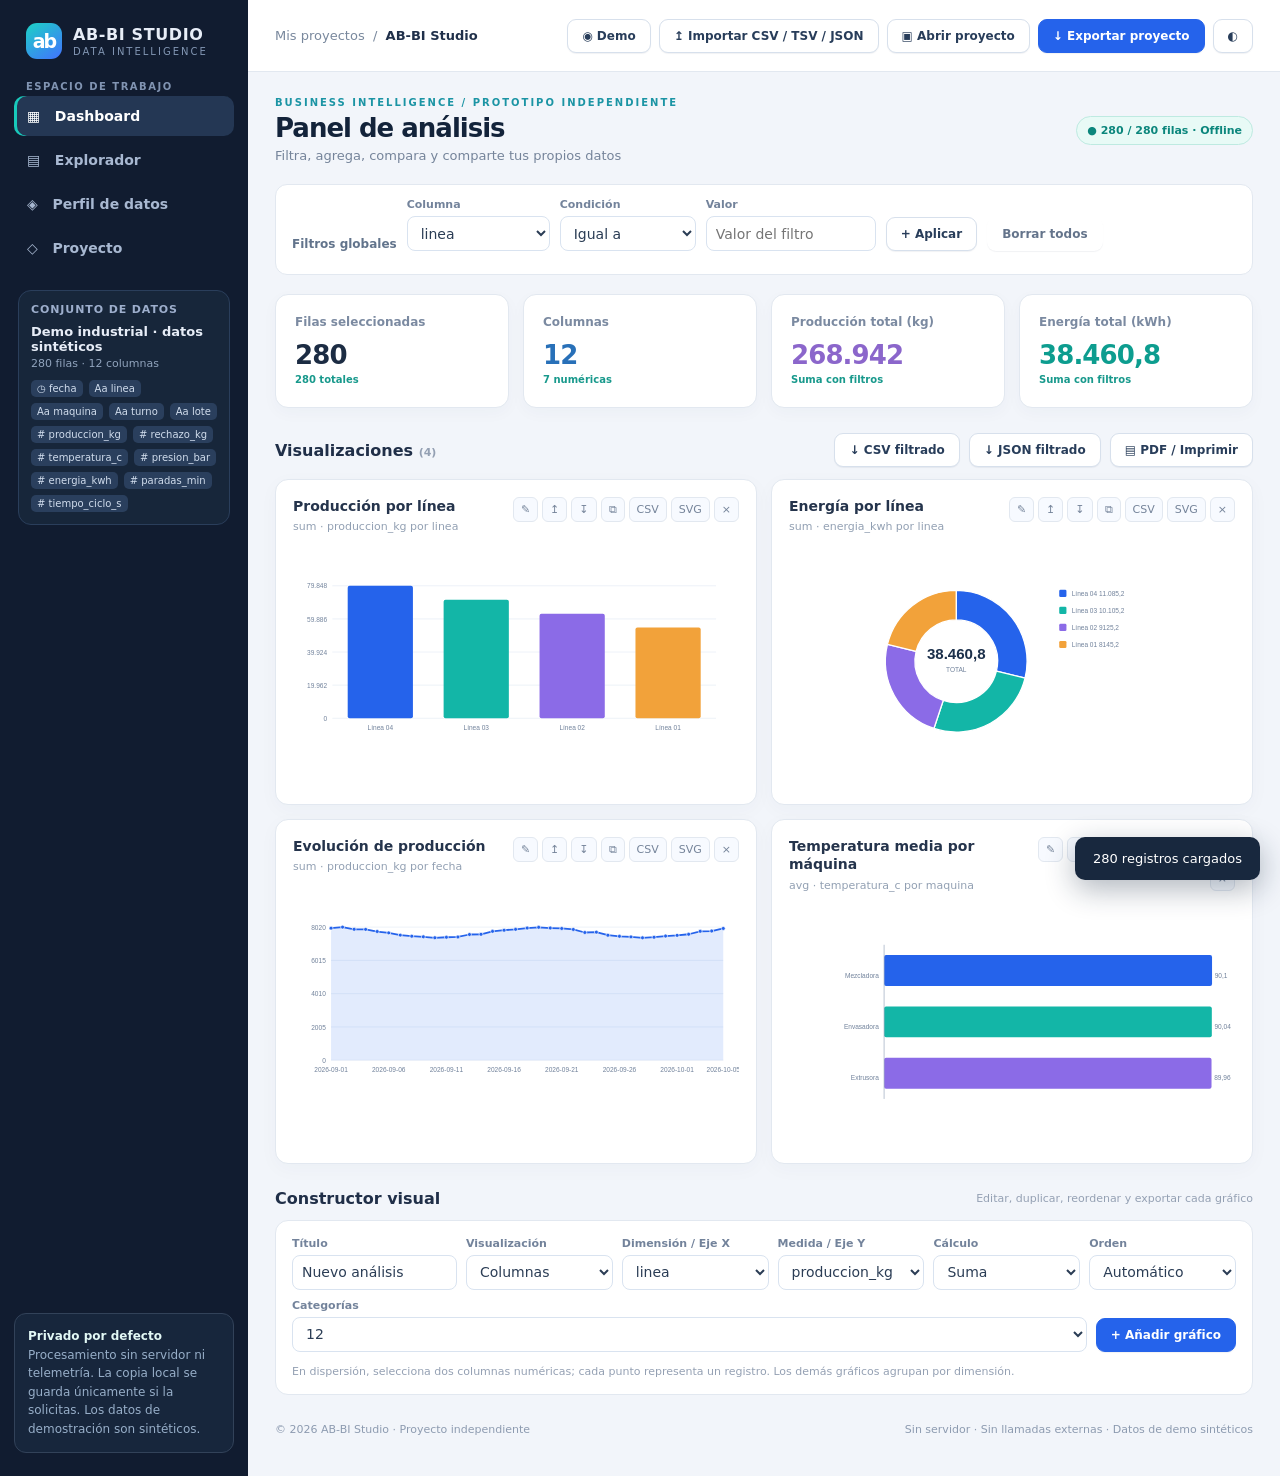
<file: frontend/legacy_v02.html>
<!doctype html>
<html lang="es">
<head>
  <meta charset="utf-8">
  <meta name="viewport" content="width=device-width,initial-scale=1">
  <meta name="theme-color" content="#101d30">
  <meta name="description" content="AB-BI Studio: análisis de datos local, dashboards, perfilado y proyectos portables.">
  <title>AB-BI Studio 0.2 · Business Intelligence local</title>
  <style>

:root{font-family:Inter,ui-sans-serif,system-ui,-apple-system,'Segoe UI',Roboto,Arial,sans-serif;color:#202b40;background:#f2f5fa;--navy:#111c30;--navy2:#192940;--blue:#2563eb;--aqua:#14b8a6;--purple:#806ae7;--line:#e2e8f0;--muted:#64748b;--bg:#f2f5fa}
*{box-sizing:border-box}body{margin:0;font-size:14px}button,input,select{font:inherit}button{cursor:pointer}button:disabled{opacity:.5;cursor:not-allowed}a{color:inherit}.layout{display:grid;grid-template-columns:248px minmax(0,1fr);min-height:100vh}
.sidebar{background:var(--navy);color:#e7edf7;padding:23px 14px;display:flex;flex-direction:column;gap:22px}.brand{padding:0 12px;display:flex;gap:11px;align-items:center}.brand-logo{width:36px;height:36px;display:grid;place-items:center;border-radius:11px;background:linear-gradient(145deg,#1cd2c5,#4272ff);color:#fff;font-size:19px;font-weight:900;letter-spacing:-2px}.brand small{display:block;color:#8397b4;font-size:10px;letter-spacing:2px;margin-top:2px}.brand strong{font-size:16px;letter-spacing:.6px}.nav-title{font-size:10px;letter-spacing:1.5px;text-transform:uppercase;color:#8194b2;font-weight:800;padding:0 12px}.nav-btn{border:0;background:transparent;color:#a8b8d1;width:100%;text-align:left;padding:12px 13px;border-radius:10px;display:flex;align-items:center;gap:11px;font-weight:650;margin-top:4px}.nav-btn:hover,.nav-btn.active{background:#243754;color:#fff}.nav-btn.active{box-shadow:inset 3px 0 #18cabb}.side-note{margin-top:auto;border:1px solid #324259;background:#17263c;border-radius:12px;padding:13px;color:#97aec8;font-size:12px;line-height:1.55}.side-note b{color:#e2f8f5}.data-info{margin:0 4px;background:#17263a;border:1px solid #2a3e5b;border-radius:13px;padding:12px}.side-data-title{font-size:11px;font-weight:700;text-transform:uppercase;letter-spacing:.9px;color:#9daecc}.data-name{font-size:13px;font-weight:750;margin:8px 0 3px;overflow-wrap:anywhere}.data-meta{font-size:11px;color:#91a4bd}.field-list{margin-top:10px;display:flex;gap:6px;flex-wrap:wrap;max-height:160px;overflow:auto}.field-chip{font-size:10px;color:#d1dded;padding:3px 6px;border-radius:5px;background:#2a3f5d}.main{min-width:0}.topbar{height:72px;background:#fff;border-bottom:1px solid var(--line);display:flex;align-items:center;justify-content:space-between;gap:12px;padding:0 27px}.breadcrumbs{font-size:13px;color:#79889d}.breadcrumbs strong{font-weight:750;color:#20304a}.top-actions{display:flex;align-items:center;gap:8px;flex-wrap:wrap}.btn{padding:9px 14px;background:white;color:#283d5a;border:1px solid #d7e0ec;border-radius:9px;font-size:12px;font-weight:750;display:inline-flex;align-items:center;gap:7px;justify-content:center;box-shadow:0 1px 1px #1b2d4910;white-space:nowrap}.btn:hover{border-color:#aebed3;background:#f8fbff}.btn.primary{background:var(--blue);border-color:var(--blue);color:#fff}.btn.primary:hover{background:#1753d1}.btn.ghost{background:transparent;border-color:transparent;color:var(--muted)}.btn.danger{color:#ba314c;border-color:#f3cfd6}.btn.tiny{padding:5px 9px;font-size:11px}.icon{font-size:16px}.file-hidden{display:none}.content{padding:25px 27px 40px;max-width:1700px;margin:0 auto}.page-head{display:flex;justify-content:space-between;align-items:center;gap:14px;margin-bottom:21px;flex-wrap:wrap}.page-head h1{margin:0;font-size:26px;letter-spacing:-1.0px;color:#13233a}.subtitle{margin:5px 0 0;color:#75849a;font-size:13px}.eyebrow{font-size:10px;text-transform:uppercase;color:#1b94a4;font-weight:800;letter-spacing:2px;margin-bottom:5px}.pill{font-size:11px;color:#0b867c;background:#e8faf6;border:1px solid #beeae1;border-radius:20px;padding:7px 10px;font-weight:750}.kpis{display:grid;grid-template-columns:repeat(4,minmax(0,1fr));gap:14px;margin:19px 0}.kpi{background:#fff;border:1px solid var(--line);border-radius:13px;padding:18px 19px;box-shadow:0 5px 16px #24385c08;min-height:114px}.kpi small{font-weight:650;color:#7b8aa1;font-size:12px}.kpi strong{font-size:26px;display:block;letter-spacing:-.9px;margin-top:11px;color:#1c2c43}.kpi em{font-style:normal;font-size:10px;color:#18998c;font-weight:750}.kpi:nth-child(2) strong{color:#2870b8}.kpi:nth-child(3) strong{color:#8b66cb}.kpi:nth-child(4) strong{color:#0d9d8f}.section-row{display:flex;justify-content:space-between;align-items:center;gap:12px;flex-wrap:wrap;margin:25px 0 12px}.section-row h2{font-size:16px;margin:0;color:#202f48}.controls{display:flex;align-items:end;flex-wrap:wrap;gap:9px}.field{display:flex;flex-direction:column;gap:5px}.field label{font-size:11px;font-weight:750;color:#73839b}.field select,.field input{height:35px;border:1px solid #d9e3f0;border-radius:8px;background:#fff;padding:0 9px;color:#2b3d55;min-width:118px;max-width:230px}.field input{min-width:165px}.field select:focus,.field input:focus{outline:2px solid #c4ddff;outline-offset:0}.filterbar{display:flex;align-items:end;gap:10px;flex-wrap:wrap;padding:13px 16px;background:#fff;border-radius:12px;border:1px solid var(--line)}.filter-tokens{display:flex;gap:7px;flex-wrap:wrap}.token{display:inline-flex;gap:7px;align-items:center;background:#eaf3ff;color:#1a58a4;padding:7px 9px;border-radius:18px;font-size:11px;font-weight:700}.token button{background:none;border:0;color:inherit;font-weight:850}.charts{display:grid;grid-template-columns:repeat(2,minmax(0,1fr));gap:14px}.chart-card{background:#fff;border:1px solid var(--line);box-shadow:0 5px 19px #20365308;border-radius:13px;min-width:0;padding:17px}.chart-card:hover{box-shadow:0 5px 20px #20365314}.card-head{display:flex;align-items:start;justify-content:space-between;gap:8px}.chart-title{font-weight:800;color:#25344c;line-height:1.3;font-size:14px}.card-sub{color:#92a0b3;font-size:11px;margin-top:5px}.chart-inner{margin-top:9px;min-height:245px;position:relative;overflow:hidden}.chart-inner svg{display:block;width:100%;height:245px;overflow:visible}.chart-card.full{grid-column:1/-1}.chart-actions{display:flex;gap:4px}.chart-actions button{border:0;background:#f4f7fb;border-radius:6px;color:#75849a;padding:5px 8px;font-size:13px}.chart-actions button:hover{background:#e5ebf5;color:#293f5d}.empty{background:white;border:1px dashed #b8c7da;border-radius:15px;padding:40px;text-align:center;color:#789}.builder{background:#fff;border:1px solid var(--line);padding:16px;border-radius:13px}.builder-row{display:flex;gap:9px;align-items:end;flex-wrap:wrap}.builder .field{flex:1 1 124px}.builder .field select,.builder .field input{width:100%;max-width:none}.footer{margin-top:28px;color:#8d9bb0;font-size:11px;display:flex;justify-content:space-between;gap:12px;flex-wrap:wrap}.data-panel{background:#fff;border:1px solid var(--line);border-radius:13px;overflow:hidden}.panel-header{padding:15px;display:flex;justify-content:space-between;gap:10px;align-items:center;flex-wrap:wrap;border-bottom:1px solid var(--line)}.table-scroll{overflow:auto;max-height:600px}table{border-collapse:collapse;width:100%;font-size:12px}th{color:#61728b;text-align:left;font-size:11px;letter-spacing:.3px;background:#f5f8fc;position:sticky;top:0;z-index:1}th,td{border-bottom:1px solid #e9eef6;padding:11px 13px;white-space:nowrap}tr:hover td{background:#f9fbfe}td{color:#36465c}.pager{padding:12px 15px;display:flex;gap:10px;align-items:center;justify-content:flex-end}.help-card{background:white;border:1px solid var(--line);border-radius:13px;padding:22px;max-width:800px;line-height:1.7;color:#53647b}.help-card h2{color:#1f2f49}.help-card code{background:#eff3fa;padding:2px 5px;border-radius:4px}.hint{color:#94a0b3;font-size:11px}.hidden{display:none!important}.toast{position:fixed;right:20px;bottom:20px;background:#18283e;color:#fff;padding:14px 18px;border-radius:10px;box-shadow:0 9px 30px #13233b55;z-index:10;max-width:330px;font-size:13px}.legend{display:flex;gap:10px;flex-wrap:wrap;justify-content:center;padding:0 7px}.legend-chip{font-size:10px;color:#64758e;display:flex;align-items:center;gap:5px}.legend-chip i{width:9px;height:9px;border-radius:3px;display:inline-block}.chart-table{max-height:238px;overflow:auto}.chart-table td,.chart-table th{padding:8px}.intro{display:grid;gap:10px}.intro-list{display:flex;gap:10px;flex-wrap:wrap}.intro-tag{background:#eef4fd;color:#5171a4;border-radius:7px;padding:6px 8px;font-size:11px;font-weight:700}.toolbar-label{font-size:12px;color:#62748c}.chart-badge{display:inline-block;background:#edf6ff;color:#4780be;border-radius:4px;padding:2px 5px;font-size:10px;font-weight:750;margin-left:6px}
@media(max-width:1130px){.layout{grid-template-columns:190px minmax(0,1fr)}.content{padding:20px}.topbar{padding:0 20px}.kpis{grid-template-columns:repeat(2,minmax(0,1fr))}.charts{grid-template-columns:1fr}.chart-card.full{grid-column:auto}}
@media(max-width:760px){.layout{grid-template-columns:1fr}.sidebar{padding:10px 12px;gap:8px}.brand{padding:4px}.sidebar nav{display:flex;gap:4px}.nav-title,.data-info,.side-note{display:none}.nav-btn{margin:0;padding:9px 10px;font-size:11px;gap:5px}.topbar{padding:13px;min-height:76px;height:auto;flex-wrap:wrap}.breadcrumbs{display:none}.top-actions{gap:5px}.btn{font-size:11px;padding:8px 10px}.content{padding:15px}.page-head h1{font-size:22px}.kpis{gap:8px}.kpi{padding:12px;min-height:95px}.kpi strong{font-size:21px}.builder-row{gap:7px}.charts{gap:9px}.chart-card{padding:12px}}
@media print{.sidebar,.topbar,.builder,.filterbar,.section-row button,.chart-actions,.footer{display:none!important}.layout{display:block}.content{padding:0}.charts{grid-template-columns:1fr 1fr}.chart-card{break-inside:avoid;box-shadow:none}body{background:#fff}}

/* AB-BI 0.2: added views and accessibility improvements. */
:root{--surface:#fff;--ink:#20304a;--sub:#6f8099;--card:#fff;--border:#e1e8f2}
button:focus-visible,input:focus-visible,select:focus-visible{outline:3px solid #6edbd0;outline-offset:2px}
.filterbar{margin-bottom:16px}.filterbar .filter-tokens{width:100%}.filterbar .field input{min-width:145px;width:170px}
.chart-actions{flex-wrap:wrap;justify-content:flex-end;max-width:260px}.chart-actions button{font-size:11px;border:1px solid var(--line);background:#f7faff;padding:5px 7px}
.chart-card.full{grid-column:span 2}.chart-card .chart-inner{height:auto;min-height:245px}
.chart-inner .chart-message{color:#7e8ca1;text-align:center;padding:60px 20px;font-size:13px}
.profile-grid{display:grid;grid-template-columns:repeat(3,minmax(0,1fr));gap:14px}
.profile-card{border:1px solid var(--line);border-radius:13px;padding:17px;background:#fff;min-width:0;box-shadow:0 5px 16px #23375a07}
.profile-card h3{font-size:14px;overflow-wrap:anywhere;margin:0 0 5px;color:#243651}.profile-type{color:#71839b;font-size:11px;margin-bottom:15px}
.profile-row{display:flex;justify-content:space-between;gap:9px;padding:7px 0;border-top:1px solid #eff2f8;font-size:12px}.profile-row b{overflow-wrap:anywhere;text-align:right}.quality{height:7px;background:#e6ecf4;border-radius:10px;overflow:hidden;margin:7px 0 14px}.quality-fill{height:100%;background:#13b7aa;border-radius:10px}
.profile-small{font-size:11px;color:#7c8aa1;line-height:1.7;overflow-wrap:anywhere}
th[data-sort]{cursor:pointer;user-select:none}th[data-sort]:hover{background:#e5ecf8}.kpi{overflow:hidden}.kpi strong{overflow-wrap:anywhere}
#aboutView .controls{margin:16px 0 22px}#builderHint{margin:13px 0 0}.toast{z-index:30}
@media(max-width:1100px){.profile-grid{grid-template-columns:repeat(2,minmax(0,1fr))}}
@media(max-width:760px){.profile-grid{grid-template-columns:1fr}.chart-card.full{grid-column:auto}.top-actions{flex-wrap:wrap}.nav-btn{font-size:11px!important}.sidebar nav{overflow-x:auto}.chart-actions{max-width:200px}.filterbar .field input{width:140px}.chart-inner svg{height:220px}.page-head{margin-bottom:12px}}
@media print{#profileView.hidden,#dataView.hidden,#aboutView.hidden{display:none!important}#dashboardView .kpis{grid-template-columns:repeat(4,minmax(0,1fr))}.chart-card.full{grid-column:span 2}.profile-card{break-inside:avoid}#builderAnchor,#builderHint{display:none!important}}
body.dark{background:#0c1727;color:#e2ecfc;--line:#304259;--bg:#0c1727;--surface:#1c2d44;--card:#1b2c44;--ink:#eaf2ff;--sub:#abbacf}
body.dark .main,body.dark .content{background:#0c1727}body.dark .topbar,body.dark .kpi,body.dark .chart-card,body.dark .builder,body.dark .filterbar,body.dark .data-panel,body.dark .help-card,body.dark .profile-card{background:#192a42;border-color:#30445c;color:#dbe7f7}
body.dark .page-head h1,body.dark .section-row h2,body.dark .chart-title,body.dark .kpi strong,body.dark .profile-card h3,body.dark .help-card h2{color:#f0f6ff}
body.dark .chart-card .card-sub,body.dark .profile-type,body.dark .profile-small,body.dark .toolbar-label,body.dark .hint,body.dark .field label,body.dark .subtitle,body.dark .breadcrumbs{color:#a0b2ca}
body.dark .btn,body.dark input,body.dark select{background:#243954;color:#edf3ff;border-color:#47617e}body.dark .btn.primary{background:#2563eb;color:#fff;border-color:#2563eb}
body.dark th{background:#223954;color:#cbdef6}body.dark td{border-color:#354a63;color:#dbe7f7}body.dark tr:hover td{background:#273d55}body.dark .profile-row{border-color:#334660}body.dark .kpi small{color:#b0c0d5}body.dark .token{background:#25426c;color:#daeaff}

</style>
  
</head>
<body>
<div class="layout">
  <aside class="sidebar">
    <div class="brand"><div class="brand-logo" aria-hidden="true">ab</div><div><strong>AB-BI STUDIO</strong><small>DATA INTELLIGENCE</small></div></div>
    <nav aria-label="Navegación principal">
      <div class="nav-title">Espacio de trabajo</div>
      <button class="nav-btn active" data-view="dashboard">▦ &nbsp; Dashboard</button>
      <button class="nav-btn" data-view="data">▤ &nbsp; Explorador</button>
      <button class="nav-btn" data-view="profile">◈ &nbsp; Perfil de datos</button>
      <button class="nav-btn" data-view="about">◇ &nbsp; Proyecto</button>
    </nav>
    <div class="data-info"><div class="side-data-title">Conjunto de datos</div><div class="data-name" id="sideDataset">—</div><div class="data-meta" id="sideMeta">—</div><div class="field-list" id="sideFields"></div></div>
    <div class="side-note"><b>Privado por defecto</b><div>Procesamiento sin servidor ni telemetría. La copia local se guarda únicamente si la solicitas. Los datos de demostración son sintéticos.</div></div>
  </aside>
  <div class="main">
    <header class="topbar">
      <div class="breadcrumbs">Mis proyectos &nbsp;/&nbsp; <strong>AB-BI Studio</strong></div>
      <div class="top-actions">
        <button class="btn" id="exampleBtn" title="Restablecer ejemplo">◉ Demo</button>
        <button class="btn" id="importBtn">↥ Importar CSV / TSV / JSON</button>
        <button class="btn" id="loadBtn">▣ Abrir proyecto</button>
        <button class="btn primary" id="saveBtn">↓ Exportar proyecto</button>
        <button class="btn" id="themeBtn" title="Alternar tema" aria-label="Alternar tema">◐</button>
        <input type="file" class="file-hidden" id="dataFile" accept=".csv,.tsv,.json,text/csv,application/json">
        <input type="file" class="file-hidden" id="projectFile" accept=".json,.abbi">
      </div>
    </header>
    <main class="content">
      <div class="page-head"><div><div class="eyebrow">Business Intelligence / prototipo independiente</div><h1 id="heading">Panel de análisis</h1><p class="subtitle" id="subtitle">Filtra, agrega, compara y comparte tus propios datos</p></div><span class="pill" id="statusPill">● Versión 0.2 · Offline</span></div>
      <section id="dashboardView">
        <div class="filterbar">
          <span class="toolbar-label"><b>Filtros globales</b></span>
          <div class="field"><label for="filterField">Columna</label><select id="filterField"></select></div>
          <div class="field"><label for="filterOp">Condición</label><select id="filterOp"><option value="eq">Igual a</option><option value="neq">Distinto de</option><option value="contains">Contiene</option><option value="gt">Mayor que</option><option value="gte">Mayor o igual</option><option value="lt">Menor que</option><option value="lte">Menor o igual</option><option value="empty">Está vacío</option><option value="notempty">No está vacío</option></select></div>
          <div class="field" id="filterValueWrap"><label for="filterValue">Valor</label><input id="filterValue" list="filterSuggestions" placeholder="Valor del filtro"><datalist id="filterSuggestions"></datalist></div>
          <button class="btn" id="addFilter">+ Aplicar</button>
          <button class="btn ghost" id="resetFilters">Borrar todos</button>
          <div class="filter-tokens" id="filterTokens" aria-live="polite"></div>
        </div>
        <div class="kpis" id="kpiGrid"></div>
        <div class="section-row"><h2>Visualizaciones <span class="hint" id="chartCount"></span></h2><div class="controls"><button class="btn" id="exportCsvBtn">↓ CSV filtrado</button><button class="btn" id="exportJsonBtn">↓ JSON filtrado</button><button class="btn" id="printBtn">▤ PDF / Imprimir</button></div></div>
        <div class="charts" id="charts"></div>
        <div class="section-row" id="builderAnchor"><h2>Constructor visual</h2><span class="hint">Editar, duplicar, reordenar y exportar cada gráfico</span></div>
        <div class="builder">
          <div class="builder-row">
            <div class="field"><label for="chartTitle">Título</label><input id="chartTitle" value="Nuevo análisis" maxlength="80"></div>
            <div class="field"><label for="chartType">Visualización</label><select id="chartType"><option value="bar">Columnas</option><option value="hbar">Barras</option><option value="line">Línea</option><option value="area">Área</option><option value="donut">Donut</option><option value="scatter">Dispersión</option><option value="table">Tabla</option><option value="kpi">KPI</option></select></div>
            <div class="field"><label for="dimSelect">Dimensión / Eje X</label><select id="dimSelect"></select></div>
            <div class="field"><label for="metricSelect">Medida / Eje Y</label><select id="metricSelect"></select></div>
            <div class="field"><label for="aggSelect">Cálculo</label><select id="aggSelect"><option value="sum">Suma</option><option value="avg">Media</option><option value="count">Recuento</option><option value="min">Mínimo</option><option value="max">Máximo</option></select></div>
            <div class="field"><label for="sortSelect">Orden</label><select id="sortSelect"><option value="auto">Automático</option><option value="label">Categoría ↑</option><option value="desc">Valor ↓</option><option value="asc">Valor ↑</option></select></div>
            <div class="field"><label for="limitSelect">Categorías</label><select id="limitSelect"><option value="8">8</option><option value="12" selected>12</option><option value="20">20</option><option value="40">40</option></select></div>
            <button class="btn primary" id="addChart">+ Añadir gráfico</button>
            <button class="btn hidden" id="cancelEdit">Cancelar edición</button>
          </div>
          <p class="hint" id="builderHint">En dispersión, selecciona dos columnas numéricas; cada punto representa un registro. Los demás gráficos agrupan por dimensión.</p>
        </div>
      </section>
      <section id="dataView" class="hidden">
        <div class="data-panel"><div class="panel-header"><div><b>Explorador de registros</b><div class="hint" id="dataDesc"></div></div><div class="controls"><div class="field"><label for="searchRows">Buscar en registros filtrados</label><input id="searchRows" placeholder="Buscar texto..."></div><button class="btn" id="exportDataBtn">↓ CSV</button></div></div><div class="table-scroll"><table><thead id="dataHead"></thead><tbody id="dataBody"></tbody></table></div><div class="pager"><span class="hint" id="pageInfo"></span><button class="btn tiny" id="prevPage">← Anterior</button><button class="btn tiny" id="nextPage">Siguiente →</button></div></div>
        <div class="section-row"><h2>Crear columna calculada</h2><span class="hint">Operaciones matemáticas, sin ejecutar código de terceros</span></div>
        <div class="builder"><div class="builder-row">
          <div class="field"><label for="calcName">Nueva columna</label><input id="calcName" placeholder="Ej.: eficiencia_pct" maxlength="80"></div>
          <div class="field"><label for="calcLeft">Columna A</label><select id="calcLeft"></select></div>
          <div class="field"><label for="calcOperator">Operación</label><select id="calcOperator"><option value="+">+</option><option value="-">−</option><option value="*">×</option><option value="/">÷</option></select></div>
          <div class="field"><label for="calcRightType">Segundo operando</label><select id="calcRightType"><option value="field">Otra columna</option><option value="constant">Constante</option></select></div>
          <div class="field" id="calcRightFieldWrap"><label for="calcRight">Columna B</label><select id="calcRight"></select></div>
          <div class="field hidden" id="calcConstantWrap"><label for="calcConstant">Constante</label><input id="calcConstant" value="100" inputmode="decimal"></div>
          <button class="btn primary" id="addColumn">+ Calcular columna</button>
        </div><p class="hint">La división por cero y los valores ausentes generan celdas vacías. Las columnas calculadas se incluyen al exportar el proyecto.</p></div>
      </section>
      <section id="profileView" class="hidden">
        <div class="section-row"><h2>Calidad del conjunto de datos</h2><button class="btn" id="exportProfileBtn">↓ Informe JSON</button></div>
        <div class="kpis" id="profileSummary"></div>
        <div class="profile-grid" id="profileCards"></div>
      </section>
      <section id="aboutView" class="hidden">
        <div class="help-card"><h2>AB-BI Studio · versión 0.2</h2><p>Aplicación independiente de análisis de una tabla, ejecutable directamente desde <code>index.html</code>. No envía registros a servicios remotos y no necesita dependencias externas.</p>
        <div class="intro-list"><span class="intro-tag">CSV / TSV / JSON</span><span class="intro-tag">8 visualizaciones</span><span class="intro-tag">9 operadores de filtro</span><span class="intro-tag">Columnas calculadas</span><span class="intro-tag">Perfil de calidad</span><span class="intro-tag">Proyectos .abbi</span><span class="intro-tag">Tema claro / oscuro</span></div>
        <h3>Guardado y privacidad</h3><p>«Exportar proyecto» descarga un archivo <code>.abbi</code> con registros, filtros, columnas calculadas y gráficos. Además puedes guardar y recuperar una copia en el almacenamiento de este navegador; esta segunda opción debe accionarse expresamente. No almacena contraseñas ni cifra los datos.</p>
        <div class="controls"><button class="btn primary" id="saveLocalBtn">Guardar copia en este navegador</button><button class="btn" id="restoreLocalBtn">Recuperar copia local</button><button class="btn danger" id="deleteLocalBtn">Borrar copia local</button></div>
        <h3>Guía rápida</h3><ol><li>Importa un CSV / TSV / JSON o utiliza la demo incluida.</li><li>Aplica filtros y haz clic sobre los gráficos para seleccionar categorías.</li><li>Haz clic en «Editar» de una visualización para modificarla; exporta SVG o CSV desde ella.</li><li>Abre «Explorador» para ordenar registros y crear columnas derivadas.</li><li>Abre «Perfil de datos» para detectar ausencias, categorías y rangos.</li><li>Exporta un proyecto <code>.abbi</code> y recupéralo después desde «Abrir proyecto».</li></ol>
        <h3>Límites y alcance real</h3><p>No abre <code>PBIX</code>, <code>PBIP</code>, <code>XLSX</code>, ni reproduce DAX/Power Query. No hay relaciones entre tablas, autenticación, refresco de orígenes ni conectores industriales. Es un prototipo local; no un sustituto certificado de Power BI. El PDF utiliza la función de imprimir del navegador.</p></div>
      </section>
      <div class="footer"><span>© 2026 AB-BI Studio · Proyecto independiente</span><span>Sin servidor · Sin llamadas externas · Datos de demo sintéticos</span></div>
    </main>
  </div>
</div>
<div id="toast" class="toast hidden" role="status" aria-live="polite"></div>
<script>
/* AB-BI Studio 0.2 | independiente, local y sin dependencias externas. */
'use strict';
const $ = id => document.getElementById(id);
const S = {rows:[],name:'',fields:[],charts:[],filters:[],view:'dashboard',page:0,search:'',sortCol:'',sortDir:1,editing:null,derived:[]};
const TYPES = new Set(['bar','hbar','line','area','donut','scatter','table','kpi']);
const AGGS = new Set(['sum','avg','count','min','max']);
const OPS = new Set(['eq','neq','contains','gt','gte','lt','lte','empty','notempty']);
const COLORS = ['#2563eb','#13b6a7','#8b6be7','#f2a23a','#df6887','#528fc1','#8cab42','#9d79c5','#ec876a','#429490','#719fe1','#cb9d45'];
const fmt = x => x===null||x===undefined||x===''||typeof x==='number'&&!Number.isFinite(x)?'—':typeof x==='number'?new Intl.NumberFormat('es-ES',{maximumFractionDigits:2}).format(x):String(x);
const textNode=(tag,text,cls)=>{let e=document.createElement(tag);if(text!==undefined)e.textContent=String(text);if(cls)e.className=cls;return e};
const svgNode=(tag,attrs={},str)=>{const e=document.createElementNS('http://www.w3.org/2000/svg',tag);Object.entries(attrs).forEach(([k,v])=>e.setAttribute(k,String(v)));if(str!==undefined)e.textContent=String(str);return e};
let sequence=0;const uid=()=>`c${++sequence}-${Math.floor(Math.random()*1e7)}`;
let toastTimer;function notify(msg){const t=$('toast');t.textContent=msg;t.classList.remove('hidden');clearTimeout(toastTimer);toastTimer=setTimeout(()=>t.classList.add('hidden'),3400)}
function fillSelect(select,values,preferred,labels){select.replaceChildren(...values.map((value,i)=>{const o=textNode('option',labels?labels[i]:value);o.value=String(value);return o}));if(preferred!==undefined&&values.includes(preferred))select.value=preferred}
function validName(n){return typeof n==='string'&&n.trim().length>0&&n.length<=120}
function empty(v){return v===null||v===undefined||String(v).trim()===''}
function num(v){if(typeof v==='number')return Number.isFinite(v)?v:NaN;if(typeof v!=='string')return NaN;let x=v.trim().replace(/[\u00a0\u202f ]/g,'');if(!x)return NaN;
  if(/^[+-]?\d{1,3}(?:\.\d{3})+,\d+$/.test(x))x=x.replace(/\./g,'').replace(',','.');
  else if(/^[+-]?\d{1,3}(?:,\d{3})+\.\d+$/.test(x))x=x.replace(/,/g,'');
  else if(/^[+-]?\d+,\d+$/.test(x))x=x.replace(',','.');
  if(!/^[+-]?(?:\d+\.?\d*|\.\d+)(?:[eE][+-]?\d+)?$/.test(x))return NaN;
  const n=Number(x);return Number.isFinite(n)?n:NaN;
}
function typeOfField(rows,key){let count=0,numeric=0,date=0;for(const r of rows.slice(0,600)){const v=r[key];if(empty(v))continue;count++;if(Number.isFinite(num(v)))numeric++;if(typeof v==='string'&&/^\d{4}-\d\d-\d\d(?:[ T].*)?$/.test(v)&&!Number.isNaN(Date.parse(v)))date++}return count&&numeric===count?'number':count&&date===count?'date':'text'}
function inferFields(rows){if(!rows.length)return[];let keys=[];const seen=new Set();for(const r of rows.slice(0,2000)){for(const k of Object.keys(r)){if(!seen.has(k)){seen.add(k);keys.push(k)}}}return keys.map(name=>({name,type:typeOfField(rows,name)}))}
function safeRow(r){if(!r||typeof r!=='object'||Array.isArray(r))throw Error('Cada fila debe ser un objeto JSON.');let o=Object.create(null);for(const [k,v] of Object.entries(r)){const key=String(k).trim().slice(0,120);if(!validName(key))continue;o[key]=v===null||typeof v!=='object'?v:JSON.stringify(v)}return o}
function setData(rows,name){if(!Array.isArray(rows)||!rows.length||rows.length>100000)throw Error('Se requieren entre 1 y 100.000 filas.');const data=rows.map(safeRow);const fields=inferFields(data);if(!fields.length||fields.length>100)throw Error('Se admiten entre 1 y 100 columnas.');S.rows=data;S.name=String(name||'Datos importados').slice(0,150);S.fields=fields;S.filters=[];S.charts=[];S.derived=[];S.page=0;S.search='';S.sortCol='';S.editing=null;$('searchRows').value='';updateSidebar();updateSelectors();renderAll();notify(`${fmt(rows.length)} registros cargados`)}
function updateSidebar(){$('sideDataset').textContent=S.name;$('sideMeta').textContent=`${fmt(S.rows.length)} filas · ${fmt(S.fields.length)} columnas`;$('sideFields').replaceChildren(...S.fields.map(f=>textNode('span',(f.type==='number'?'# ':f.type==='date'?'◷ ':'Aa ')+f.name,'field-chip')))}
function updateSelectors(){const names=S.fields.map(f=>f.name);const numeric=S.fields.filter(f=>f.type==='number').map(f=>f.name);
  const old=$('filterField').value;fillSelect($('filterField'),names,names.includes(old)?old:names.includes('linea')?'linea':names[0]);
  fillSelect($('dimSelect'),names,names.includes('linea')?'linea':names[0]);
  fillSelect($('metricSelect'),['__count__',...numeric],numeric.includes('produccion_kg')?'produccion_kg':numeric[0]||'__count__',['N.º registros',...numeric]);
  fillSelect($('calcLeft'),numeric);fillSelect($('calcRight'),numeric);updateFilterSuggestion();chartFormRules();
}
function updateFilterSuggestion(){const col=$('filterField').value;const values=new Set();for(const r of S.rows){if(values.size>=60)break;const v=r[col];if(!empty(v))values.add(String(v))}let sorted=[...values].sort((a,b)=>a.localeCompare(b,'es',{numeric:true}));$('filterSuggestions').replaceChildren(...sorted.map(v=>{let o=document.createElement('option');o.value=v;return o}))}
function opLabel(op){return ({eq:'=',neq:'≠',contains:'contiene',gt:'>',gte:'≥',lt:'<',lte:'≤',empty:'vacío',notempty:'no vacío'})[op]||op}
function filterPass(r,f){const raw=r[f.col];if(f.op==='empty')return empty(raw);if(f.op==='notempty')return !empty(raw);if(f.op==='contains')return String(raw??'').toLocaleLowerCase('es').includes(String(f.value).toLocaleLowerCase('es'));if(f.op==='eq')return String(raw??'')===f.value;if(f.op==='neq')return String(raw??'')!==f.value;
  let a=num(raw),b=num(f.value);if(!Number.isFinite(a)||!Number.isFinite(b)){if(typeof raw==='string'&&/^\d{4}-\d\d-\d\d/.test(raw)&&/^\d{4}-\d\d-\d\d/.test(f.value)){a=Date.parse(raw);b=Date.parse(f.value)}else return false}if(!Number.isFinite(a)||!Number.isFinite(b))return false;
  if(f.op==='gt')return a>b;if(f.op==='gte')return a>=b;if(f.op==='lt')return a<b;return a<=b;
}
function usableRows(){if(!S.filters.length)return S.rows;return S.rows.filter(r=>S.filters.every(f=>filterPass(r,f)))}
function addFilter(col,op,value){if(!S.fields.some(f=>f.name===col)||!OPS.has(op))return notify('Filtro no válido');if(S.filters.length>=20)return notify('Límite de 20 condiciones');let val=['empty','notempty'].includes(op)?'':String(value??'');if(!['empty','notempty'].includes(op)&&!val.length)return notify('Indica un valor para filtrar');if(S.filters.some(f=>f.col===col&&f.op===op&&f.value===val))return notify('Esa condición ya está aplicada');S.filters.push({col,op,value:val});S.page=0;renderAll()}
function renderFilters(){$('filterTokens').replaceChildren(...S.filters.map((f,i)=>{const c=textNode('span',`${f.col} ${opLabel(f.op)} ${['empty','notempty'].includes(f.op)?'':f.value} `,'token');const b=textNode('button','×');b.type='button';b.title='Quitar condición';b.setAttribute('aria-label','Quitar filtro '+f.col);b.onclick=()=>{S.filters.splice(i,1);S.page=0;renderAll()};c.append(b);return c}))}
function measure(rows,col,agg){if(col==='__count__'||agg==='count')return rows.length;let vals=[];for(const r of rows){const v=num(r[col]);if(Number.isFinite(v))vals.push(v)}if(!vals.length)return null;switch(agg){case 'avg':return vals.reduce((a,b)=>a+b,0)/vals.length;case 'min':return vals.reduce((a,b)=>Math.min(a,b),Infinity);case 'max':return vals.reduce((a,b)=>Math.max(a,b),-Infinity);default:return vals.reduce((a,b)=>a+b,0)}}
function grouped(c,rows){const groups=new Map();for(const r of rows){const label=empty(r[c.dim])?'(vacío)':String(r[c.dim]);let t=groups.get(label);if(!t){t={label,count:0,sum:0,min:Infinity,max:-Infinity,numCount:0};groups.set(label,t)}t.count++;if(c.measure!=='__count__'){const value=num(r[c.measure]);if(Number.isFinite(value)){t.sum+=value;t.numCount++;t.min=Math.min(t.min,value);t.max=Math.max(t.max,value)}}}
  const data=[...groups.values()].map(g=>({label:g.label,count:g.count,value:c.measure==='__count__'||c.agg==='count'?g.count:g.numCount===0?null:c.agg==='avg'?g.sum/g.numCount:c.agg==='min'?g.min:c.agg==='max'?g.max:g.sum}));
  const sort=c.sort==='auto'?(c.type==='line'||c.type==='area'?'label':'desc'):c.sort;
  data.sort(sort==='label'?(a,b)=>a.label.localeCompare(b.label,'es',{numeric:true}):sort==='asc'?(a,b)=>(a.value??Infinity)-(b.value??Infinity):(a,b)=>(b.value??-Infinity)-(a.value??-Infinity));return data.slice(0,c.limit||12);
}
function demo(){const rows=[];const base=Date.UTC(2026,8,1),lines=['Línea 01','Línea 02','Línea 03','Línea 04'],machines=['Mezcladora','Extrusora','Envasadora'],shifts=['Mañana','Tarde'];for(let d=0;d<35;d++)for(let l=0;l<4;l++)for(let sh=0;sh<2;sh++){const q=(d*17+l*11+sh*7)%31,output=Math.round(730+l*120+sh*52+80*Math.sin(d*.35+l)+q*1.7);rows.push({fecha:new Date(base+d*864e5).toISOString().slice(0,10),linea:lines[l],maquina:machines[(l+d)%3],turno:shifts[sh],lote:'LT-'+(2000+d*8+l*2+sh),produccion_kg:output,rechazo_kg:Math.round(output*(.014+.003*l+.001*q)),temperatura_c:Math.round((82+l*5+Math.sin(d/2+l)*4+sh*1.2)*10)/10,presion_bar:Math.round((5.2+l*.6+Math.cos(d/3)*.3)*10)/10,energia_kwh:Math.round((113+l*14+Math.sin(d/4)*7+sh*4)*10)/10,paradas_min:Math.max(0,Math.round(5+l*2+q/3-4*Math.cos(d))),tiempo_ciclo_s:Math.round((35+l*3+sh+Math.cos(d/2))*10)/10})}return rows}
function presets(){return [{title:'Producción por línea',type:'bar',dim:'linea',measure:'produccion_kg',agg:'sum'},{title:'Energía por línea',type:'donut',dim:'linea',measure:'energia_kwh',agg:'sum'},{title:'Evolución de producción',type:'area',dim:'fecha',measure:'produccion_kg',agg:'sum',limit:40},{title:'Temperatura media por máquina',type:'hbar',dim:'maquina',measure:'temperatura_c',agg:'avg'}].map(c=>({id:uid(),limit:12,sort:'auto',...c}))}
function loadDemo(){setData(demo(),'Demo industrial · datos sintéticos');S.charts=presets();renderAll();switchView('dashboard')}
function valueRange(values){let min=Math.min(0,...values.filter(Number.isFinite)),max=Math.max(0,...values.filter(Number.isFinite));if(max===min)max=min+1;return {min,max,span:max-min}}
function txt(svg,x,y,label,attrs={}){svg.append(svgNode('text',{x,y,fill:document.body.classList.contains('dark')?'#acbed5':'#71829b','font-size':11,'font-family':'Arial,sans-serif',...attrs},label))}
function short(s,n){s=String(s);return s.length<=n?s:s.slice(0,n-1)+'…'}
function clickCategory(c,category){addFilter(c.dim,'eq',category);notify(`${c.dim} = ${category}`)}
function makeBar(svg,data,c,horizontal){const W=680,H=280,left=horizontal?145:60,right=35,top=20,bottom=horizontal?25:58,plotH=H-top-bottom,plotW=W-left-right;const r=valueRange(data.map(d=>d.value??0));const xOf=v=>left+(v-r.min)/r.span*plotW,yOf=v=>top+(r.max-v)/r.span*plotH,zeroX=xOf(0),zeroY=yOf(0);
  if(horizontal){let step=plotH/data.length;data.forEach((d,i)=>{const y=top+i*step+step*.20,h=step*.60,v=d.value??0,a=xOf(v),rect=svgNode('rect',{x:Math.min(a,zeroX),y,width:Math.max(1,Math.abs(a-zeroX)),height:h,rx:3,fill:COLORS[i%COLORS.length]});rect.append(svgNode('title',{},`${d.label}: ${fmt(d.value)}`));rect.style.cursor='pointer';rect.addEventListener('click',()=>clickCategory(c,d.label));svg.append(rect);txt(svg,left-8,y+h*.73,short(d.label,20),{'text-anchor':'end','font-size':10});txt(svg,Math.min(W-12,Math.max(left,a)+4),y+h*.73,fmt(d.value),{'font-size':10})});svg.append(svgNode('line',{x1:zeroX,y1:top,x2:zeroX,y2:H-bottom,stroke:'#94a5bb'}))}
  else{for(let i=0;i<=4;i++){const val=r.min+i*r.span/4,y=yOf(val);svg.append(svgNode('line',{x1:left,x2:W-right,y1:y,y2:y,stroke:document.body.classList.contains('dark')?'#394c65':'#e4ebf4'}));txt(svg,left-8,y+4,fmt(val),{'text-anchor':'end','font-size':10})}let step=plotW/data.length;data.forEach((d,i)=>{const v=d.value??0,x=left+i*step+step*.16,w=step*.68,y=yOf(v),rect=svgNode('rect',{x,y:Math.min(y,zeroY),width:w,height:Math.max(1,Math.abs(zeroY-y)),rx:3,fill:COLORS[i%COLORS.length]});rect.append(svgNode('title',{},`${d.label}: ${fmt(d.value)}`));rect.style.cursor='pointer';rect.addEventListener('click',()=>clickCategory(c,d.label));svg.append(rect);if(data.length<=22||i%2===0)txt(svg,x+w/2,H-bottom+18,short(d.label,Math.max(5,Math.floor(step/7))),{'text-anchor':'middle','font-size':10})})}
}
function plotSeries(svg,data,c,area){const W=680,H=280,left=58,right=24,top=22,bottom=55,values=data.map(x=>x.value??0),r=valueRange(values),xOf=i=>left+(W-left-right)*(data.length===1?.5:i/(data.length-1)),yOf=v=>top+(r.max-v)/r.span*(H-top-bottom);
  for(let i=0;i<=4;i++){let val=r.min+r.span*i/4,y=yOf(val);svg.append(svgNode('line',{x1:left,x2:W-right,y1:y,y2:y,stroke:document.body.classList.contains('dark')?'#394c65':'#e4ebf4'}));txt(svg,left-8,y+4,fmt(val),{'text-anchor':'end','font-size':10})}
  const points=data.map((d,i)=>({x:xOf(i),y:yOf(d.value??0),d})),coord=points.map(p=>`${p.x},${p.y}`).join(' ');
  if(area&&points.length>1){const y0=yOf(0);svg.append(svgNode('polygon',{points:`${points[0].x},${y0} ${coord} ${points.at(-1).x},${y0}`,fill:'#2563eb',opacity:.13}))}
  if(points.length>1)svg.append(svgNode('polyline',{points:coord,fill:'none',stroke:'#2563eb','stroke-width':2.7,'stroke-linejoin':'round','stroke-linecap':'round'}));
  const every=Math.max(1,Math.ceil(data.length/8));points.forEach((p,i)=>{const dot=svgNode('circle',{cx:p.x,cy:p.y,r:data.length>20?3:4.5,fill:'#2563eb',stroke:'#fff','stroke-width':1});dot.append(svgNode('title',{},`${p.d.label}: ${fmt(p.d.value)}`));dot.style.cursor='pointer';dot.addEventListener('click',()=>clickCategory(c,p.d.label));svg.append(dot);if(i%every===0||i===points.length-1)txt(svg,p.x,H-bottom+18,short(p.d.label,11),{'text-anchor':'middle','font-size':10})})
}
function polar(cx,cy,r,a){return [cx+r*Math.cos(a),cy+r*Math.sin(a)]}
function arc(cx,cy,r0,r1,a,b){const [a1,a2,a3,a4]=[polar(cx,cy,r1,a),polar(cx,cy,r1,b),polar(cx,cy,r0,b),polar(cx,cy,r0,a)],large=b-a>Math.PI?1:0;return `M${a1} A${r1} ${r1} 0 ${large} 1 ${a2} L${a3} A${r0} ${r0} 0 ${large} 0 ${a4} Z`}
function makeDonut(svg,data,c){const pos=data.map(d=>Math.max(0,d.value??0)),total=pos.reduce((a,b)=>a+b,0);if(total===0)return false;let angle=-Math.PI/2;data.forEach((d,i)=>{const span=pos[i]/total*Math.PI*2;if(span>.0000001){const p=svgNode('path',{d:arc(255,135,63,108,angle,angle+span),fill:COLORS[i%COLORS.length],stroke:document.body.classList.contains('dark')?'#192a42':'#fff','stroke-width':2});p.style.cursor='pointer';p.append(svgNode('title',{},`${d.label}: ${fmt(d.value)} (${fmt(100*pos[i]/total)}%)`));p.addEventListener('click',()=>clickCategory(c,d.label));svg.append(p)}angle+=span});txt(svg,255,132,fmt(total),{'text-anchor':'middle','font-size':23,'font-weight':'bold',fill:document.body.classList.contains('dark')?'#f5f8fc':'#1c304b'});txt(svg,255,151,'TOTAL',{'text-anchor':'middle','font-size':10});data.slice(0,8).forEach((d,i)=>{const y=36+i*26;svg.append(svgNode('rect',{x:412,y:y-10,width:11,height:11,rx:2,fill:COLORS[i%COLORS.length]}));txt(svg,431,y,`${short(d.label,19)}   ${fmt(d.value)}`,{'font-size':10})});return true}
function makeScatter(svg,c,rows){const p=[];for(const r of rows){const x=num(r[c.dim]),y=num(r[c.measure]);if(Number.isFinite(x)&&Number.isFinite(y)){p.push({x,y});if(p.length>=600)break}}if(!p.length)return false;
  const W=680,H=280,left=65,right=24,top=25,bottom=52;const xr=valueRange(p.map(q=>q.x)),yr=valueRange(p.map(q=>q.y));const x=v=>left+(v-xr.min)/xr.span*(W-left-right),y=v=>top+(yr.max-v)/yr.span*(H-top-bottom);
  for(let i=0;i<=4;i++){let yy=top+(H-top-bottom)*i/4,xx=left+(W-left-right)*i/4;svg.append(svgNode('line',{x1:left,y1:yy,x2:W-right,y2:yy,stroke:'#d4deeb','stroke-opacity':.6}));txt(svg,left-8,yy+4,fmt(yr.max-yr.span*i/4),{'text-anchor':'end','font-size':10});txt(svg,xx,H-bottom+17,fmt(xr.min+xr.span*i/4),{'text-anchor':'middle','font-size':10})}
  p.forEach(q=>{const circle=svgNode('circle',{cx:x(q.x),cy:y(q.y),r:3.3,fill:'#2b76e4',opacity:.49});circle.append(svgNode('title',{},`${c.dim}: ${fmt(q.x)} | ${c.measure}: ${fmt(q.y)}`));svg.append(circle)});txt(svg,W/2,H-7,c.dim,{'text-anchor':'middle'});txt(svg,10,14,c.measure,{'font-size':10});return true
}
function getChartData(c,rows){if(c.type==='scatter')return rows.slice();if(c.type==='kpi')return [];return grouped(c,rows)}
function exportChartCsv(c){const rows=usableRows();const data=getChartData(c,rows);let entries=c.type==='scatter'?[ [c.dim,c.measure],...data.map(r=>[r[c.dim],r[c.measure]]) ]:c.type==='kpi'?[[c.measure], [measure(rows,c.measure,c.agg)]]:[[c.dim,`${c.agg} ${c.measure}`,'registros'],...data.map(d=>[d.label,d.value,d.count])];download(`AB_BI_${fileSafe(c.title)}.csv`,csvRows(entries),'text/csv;charset=utf-8')}
function exportChartSvg(card,c){const svg=card.querySelector('svg');if(!svg)return notify('Esta visualización no utiliza SVG');const clone=svg.cloneNode(true);clone.setAttribute('xmlns','http://www.w3.org/2000/svg');clone.setAttribute('width','960');clone.setAttribute('height','395');const source='<?xml version="1.0" encoding="UTF-8"?>\n'+new XMLSerializer().serializeToString(clone);download(`AB_BI_${fileSafe(c.title)}.svg`,source,'image/svg+xml;charset=utf-8')}
function chartAction(c,txtLabel,title,action){const b=textNode('button',txtLabel);b.type='button';b.title=title;b.setAttribute('aria-label',title);b.onclick=action;return b}
function renderChart(c,rows,idx){const card=textNode('article',undefined,'chart-card'+(c.type==='table'?' full':'')),head=textNode('div',undefined,'card-head'),name=textNode('div'),actions=textNode('div',undefined,'chart-actions');name.append(textNode('div',c.title,'chart-title'),textNode('div',c.type==='scatter'?`${c.dim} × ${c.measure}`:c.type==='kpi'?`${c.agg} · ${c.measure}`:`${c.agg} · ${c.measure==='__count__'?'registros':c.measure} por ${c.dim}`,'card-sub'));
  actions.append(
    chartAction(c,'✎','Editar gráfico',()=>editChart(c)),
    chartAction(c,'↥','Subir gráfico',()=>moveChart(idx,-1)),
    chartAction(c,'↧','Bajar gráfico',()=>moveChart(idx,1)),
    chartAction(c,'⧉','Duplicar gráfico',()=>{if(S.charts.length>=40)return notify('Máximo 40 gráficos');S.charts.splice(idx+1,0,{...c,id:uid(),title:short(c.title,65)+' (copia)'});renderAll()}),
    chartAction(c,'CSV','Exportar datos del gráfico',()=>exportChartCsv(c)),
    chartAction(c,'SVG','Exportar visualización SVG',()=>exportChartSvg(card,c)),
    chartAction(c,'×','Eliminar gráfico',()=>{S.charts.splice(idx,1);if(S.editing===c.id)cancelEdit();renderAll()})
  );head.append(name,actions);card.append(head);
  const wrap=textNode('div',undefined,'chart-inner');card.append(wrap);const data=getChartData(c,rows);
  if(!rows.length){wrap.append(textNode('div','No hay registros que cumplan los filtros.','chart-message'));return card}
  if(c.type==='kpi'){const v=measure(rows,c.measure,c.agg);const value=textNode('strong',fmt(v));value.style.cssText='display:block;font-size:52px;text-align:center;padding-top:62px;color:#2563eb;letter-spacing:-1.8px';wrap.style.textAlign='center';wrap.append(value,textNode('p',c.measure==='__count__'?'Registros':c.measure,'hint'));return card}
  if(c.type==='table'){const holder=textNode('div',undefined,'chart-table'),table=document.createElement('table'),tr=document.createElement('tr');for(const h of [c.dim,`${c.agg} ${c.measure}`,'Filas'])tr.append(textNode('th',h));const thead=document.createElement('thead');thead.append(tr);const tbody=document.createElement('tbody');for(const d of data){const row=document.createElement('tr');row.style.cursor='pointer';row.title='Pulsar para aplicar filtro';row.onclick=()=>clickCategory(c,d.label);[d.label,fmt(d.value),fmt(d.count)].forEach(x=>row.append(textNode('td',x)));tbody.append(row)}table.append(thead,tbody);holder.append(table);wrap.append(holder);return card}
  if(c.type!=='scatter'&&!data.length){wrap.append(textNode('div','No existen categorías para el gráfico.','chart-message'));return card}
  const svg=svgNode('svg',{viewBox:'0 0 680 280',role:'img','aria-label':c.title,preserveAspectRatio:'xMidYMid meet'});wrap.append(svg);let ok=true;
  if(c.type==='bar'||c.type==='hbar')makeBar(svg,data,c,c.type==='hbar');else if(c.type==='line'||c.type==='area')plotSeries(svg,data,c,c.type==='area');else if(c.type==='donut')ok=makeDonut(svg,data,c);else if(c.type==='scatter')ok=makeScatter(svg,c,rows);
  if(!ok)wrap.replaceChildren(textNode('div',c.type==='donut'?'El donut necesita valores positivos.':'Se necesitan dos variables numéricas con datos.','chart-message'));return card
}
function moveChart(index,delta){const target=index+delta;if(target<0||target>=S.charts.length)return;[S.charts[index],S.charts[target]]=[S.charts[target],S.charts[index]];renderAll()}
function renderCharts(rows){$('charts').replaceChildren(...S.charts.map((c,i)=>renderChart(c,rows,i)));if(!S.charts.length)$('charts').append(textNode('div','Crea tu primera visualización con el constructor inferior.','empty'));$('chartCount').textContent=`(${S.charts.length})`}
function renderKpis(rows){const numeric=S.fields.filter(f=>f.type==='number').map(f=>f.name),countFiltered=rows.length,firstCol=S.fields[0]?.name;const desc=[['Filas seleccionadas',countFiltered,`${fmt(S.rows.length)} totales`],['Columnas',S.fields.length,`${numeric.length} numéricas`],numeric.includes('produccion_kg')?['Producción total (kg)',measure(rows,'produccion_kg','sum'),'Suma con filtros']:['Filas con datos',rows.filter(r=>S.fields.some(f=>!empty(r[f.name]))).length,'Sin vacías por completo'],numeric.includes('energia_kwh')?['Energía total (kWh)',measure(rows,'energia_kwh','sum'),'Suma con filtros']:['Categorías distintas',new Set(rows.map(r=>String(r[firstCol]))).size,firstCol||'']];$('kpiGrid').replaceChildren(...desc.map(([title,value,note])=>{const box=textNode('div',undefined,'kpi');box.append(textNode('small',title),textNode('strong',fmt(value)),textNode('em',note));return box}))}
function renderAll(){const rows=usableRows();renderFilters();renderKpis(rows);renderCharts(rows);renderData();if(S.view==='profile')renderProfile();$('statusPill').textContent=`● ${fmt(rows.length)} / ${fmt(S.rows.length)} filas · Offline`}
function chartFormRules(){const scatter=$('chartType').value==='scatter';$('aggSelect').disabled=scatter;$('limitSelect').disabled=scatter;$('sortSelect').disabled=scatter;const oldDim=$('dimSelect').value,oldMetric=$('metricSelect').value,numeric=S.fields.filter(f=>f.type==='number').map(f=>f.name);if(scatter){fillSelect($('dimSelect'),numeric,oldDim);fillSelect($('metricSelect'),numeric,oldMetric);$('metricSelect').value=numeric.includes(oldMetric)?oldMetric:numeric.find(n=>n!==$('dimSelect').value)||numeric[0]||''}else{fillSelect($('dimSelect'),S.fields.map(f=>f.name),oldDim);fillSelect($('metricSelect'),['__count__',...numeric],oldMetric,['N.º registros',...numeric])}}
function cancelEdit(){S.editing=null;$('addChart').textContent='+ Añadir gráfico';$('cancelEdit').classList.add('hidden');$('chartTitle').value='Nuevo análisis'}
function editChart(c){S.editing=c.id;$('chartType').value=c.type;chartFormRules();$('chartTitle').value=c.title;$('dimSelect').value=c.dim;$('metricSelect').value=c.measure;$('aggSelect').value=c.agg;$('sortSelect').value=c.sort||'auto';$('limitSelect').value=String(c.limit||12);$('addChart').textContent='Guardar cambios';$('cancelEdit').classList.remove('hidden');$('builderAnchor').scrollIntoView({behavior:'smooth',block:'start'})}
function addOrUpdateChart(){if(!S.fields.length)return notify('Importa primero los datos');const type=$('chartType').value,dim=$('dimSelect').value,metric=$('metricSelect').value;let agg=$('aggSelect').value;if(!TYPES.has(type))return notify('Tipo no válido');if(!S.fields.some(f=>f.name===dim))return notify('Elige una dimensión');if(type==='scatter'){if(!S.fields.some(f=>f.name===dim&&f.type==='number')||!S.fields.some(f=>f.name===metric&&f.type==='number'))return notify('La dispersión necesita dos columnas numéricas')}else if(metric==='__count__')agg='count';if(!AGGS.has(agg))return notify('Cálculo no válido');const c={id:S.editing||uid(),title:$('chartTitle').value.trim().slice(0,80)||'Análisis sin título',type,dim,measure:metric,agg,sort:$('sortSelect').value,limit:Number($('limitSelect').value)||12};if(S.editing){const i=S.charts.findIndex(x=>x.id===S.editing);if(i>=0)S.charts[i]=c;cancelEdit();notify('Visualización actualizada')}else{if(S.charts.length>=40)return notify('Máximo 40 visualizaciones');S.charts.push(c);notify('Visualización creada')}renderAll()}
function dataRows(){let rows=usableRows();if(S.search.trim()){const q=S.search.toLocaleLowerCase('es').trim();rows=rows.filter(r=>Object.values(r).some(v=>String(v??'').toLocaleLowerCase('es').includes(q)))}if(S.sortCol){rows=rows.slice().sort((a,b)=>{const v=a[S.sortCol],w=b[S.sortCol],n=num(v),m=num(w);const c=Number.isFinite(n)&&Number.isFinite(m)?n-m:String(v??'').localeCompare(String(w??''),'es',{numeric:true});return c*S.sortDir})}return rows}
function renderData(){if(S.view!=='data')return;const rows=dataRows(),limit=25,pages=Math.max(1,Math.ceil(rows.length/limit));S.page=Math.min(Math.max(S.page,0),pages-1);const header=textNode('tr');for(const f of S.fields){const h=textNode('th',f.name+(f.name===S.sortCol?(S.sortDir===1?' ↑':' ↓'):''));h.dataset.sort=f.name;h.title='Ordenar por '+f.name;h.tabIndex=0;h.addEventListener('click',()=>sortBy(f.name));h.addEventListener('keydown',e=>{if(e.key==='Enter'||e.key===' '){e.preventDefault();sortBy(f.name)}});header.append(h)}$('dataHead').replaceChildren(header);$('dataBody').replaceChildren(...rows.slice(S.page*limit,(S.page+1)*limit).map(r=>{const tr=textNode('tr');for(const f of S.fields)tr.append(textNode('td',fmt(r[f.name])));return tr}));$('dataDesc').textContent=`${S.name} · ${fmt(rows.length)} registros coincidentes`;$('pageInfo').textContent=`Página ${S.page+1} / ${pages}`;$('prevPage').disabled=S.page===0;$('nextPage').disabled=S.page>=pages-1}
function sortBy(name){if(S.sortCol===name)S.sortDir=-S.sortDir;else{S.sortCol=name;S.sortDir=1}S.page=0;renderData()}
function addCalculated(){const name=$('calcName').value.trim(),left=$('calcLeft').value,oper=$('calcOperator').value,rightType=$('calcRightType').value,right=$('calcRight').value,constant=num($('calcConstant').value);if(!validName(name)||!name)return notify('Escribe un nombre válido (máximo 80 caracteres)');if(S.fields.some(f=>f.name.toLocaleLowerCase('es')===name.toLocaleLowerCase('es')))return notify('La columna ya existe');if(!S.fields.some(f=>f.name===left&&f.type==='number'))return notify('Selecciona la primera columna numérica');if(!['+','-','*','/'].includes(oper))return notify('Operador no válido');if(rightType==='field'&&!S.fields.some(f=>f.name===right&&f.type==='number'))return notify('Selecciona la segunda columna');if(rightType==='constant'&&!Number.isFinite(constant))return notify('La constante debe ser un número');if(S.fields.length>=100)return notify('Máximo 100 columnas');const def={name,left,op:oper,rightType,right:rightType==='field'?right:constant};for(const r of S.rows){const a=num(r[left]),b=rightType==='field'?num(r[right]):constant;let x=null;if(Number.isFinite(a)&&Number.isFinite(b)&&!(oper==='/'&&b===0)){x=oper==='+'?a+b:oper==='-'?a-b:oper==='*'?a*b:a/b;if(!Number.isFinite(x))x=null}r[name]=x}S.derived.push(def);S.fields.push({name,type:'number'});$('calcName').value='';updateSidebar();updateSelectors();renderAll();notify(`Columna «${name}» creada`)}
function profile(){const fields=S.fields,rows=S.rows,n=rows.length;return fields.map(f=>{let missing=0,unique=new Set(),sum=0,count=0,min=Infinity,max=-Infinity,frequencies=new Map();for(const row of rows){const v=row[f.name];if(empty(v)){missing++;continue}const str=String(v);if(unique.size<30000)unique.add(str);if(frequencies.size<3000||frequencies.has(str))frequencies.set(str,(frequencies.get(str)||0)+1);if(f.type==='number'){const x=num(v);if(Number.isFinite(x)){count++;sum+=x;min=Math.min(min,x);max=Math.max(max,x)}}}const top=[...frequencies.entries()].sort((a,b)=>b[1]-a[1]).slice(0,3);return {name:f.name,type:f.type,missing,complete:n-missing,pct:n?100*(n-missing)/n:0,unique:unique.size,uniqueTruncated:unique.size===30000,min:count?min:null,max:count?max:null,avg:count?sum/count:null,top}})}
function renderProfile(){if(S.view!=='profile')return;const stats=profile(),n=S.rows.length,missing=stats.reduce((a,c)=>a+c.missing,0),cells=n*stats.length,metrics=[['Filas',n,'Registros del dataset'],['Columnas',stats.length,'Variables detectadas'],['Celdas vacías',missing,cells?`${fmt(missing/cells*100)} %`:'' ],['Completitud',cells?100*(cells-missing)/cells:0,'Porcentaje de datos presentes']];$('profileSummary').replaceChildren(...metrics.map(([label,value,note],i)=>{const div=textNode('div',undefined,'kpi');div.append(textNode('small',label),textNode('strong',i===3?`${fmt(value)} %`:fmt(value)),textNode('em',note));return div}));$('profileCards').replaceChildren(...stats.map(st=>{const card=textNode('article',undefined,'profile-card');card.append(textNode('h3',st.name),textNode('div',({number:'Número',date:'Fecha',text:'Texto'})[st.type]||st.type,'profile-type'));const progress=textNode('div',undefined,'quality'),bar=textNode('div',undefined,'quality-fill');bar.style.width=st.pct+'%';progress.append(bar);card.append(progress);const addRow=(label,value)=>{const div=textNode('div',undefined,'profile-row');div.append(textNode('span',label),textNode('b',value));card.append(div)};addRow('Datos presentes',`${fmt(st.complete)} (${fmt(st.pct)} %)`);addRow('Vacíos',fmt(st.missing));addRow('Valores distintos',`${st.uniqueTruncated?'≥ ':''}${fmt(st.unique)}`);if(st.type==='number'){addRow('Mínimo',fmt(st.min));addRow('Media',fmt(st.avg));addRow('Máximo',fmt(st.max))}card.append(textNode('div',st.top.length?'Más frecuentes: '+st.top.map(([value,num])=>`${short(value,20)} (${fmt(num)})`).join(' · '):'Sin valores no vacíos','profile-small'));return card}))}
function switchView(view){if(!['dashboard','data','profile','about'].includes(view))return;S.view=view;document.querySelectorAll('[data-view]').forEach(b=>b.classList.toggle('active',b.dataset.view===view));for(const v of ['dashboard','data','profile','about'])$(v+'View').classList.toggle('hidden',v!==view);const titles={dashboard:'Panel de análisis',data:'Explorador de datos',profile:'Calidad y perfil de datos',about:'Acerca de AB-BI Studio'},descs={dashboard:'Filtra, agrega, compara y comparte tus propios datos',data:'Ordenación, búsqueda y columnas calculadas',profile:'Tipos, valores vacíos y estadísticas por columna',about:'Alcance, privacidad y conservación de proyectos'};$('heading').textContent=titles[view];$('subtitle').textContent=descs[view];if(view==='data')renderData();if(view==='profile')renderProfile()}
function chooseDelimiter(line){let best=',',max=-1;for(const ch of [',',';','\t','|']){let count=0,inQ=false;for(let i=0;i<line.length;i++){if(line[i]==='"'){if(inQ&&line[i+1]==='"')i++;else inQ=!inQ}else if(line[i]===ch&&!inQ)count++}if(count>max){max=count;best=ch}}return best}
function csvParse(raw){const data=raw.replace(/^\uFEFF/,'');let first='',quoted=false;for(let i=0;i<data.length;i++){const c=data[i];if(c==='"')quoted=!quoted;if((c==='\r'||c==='\n')&&!quoted)break;first+=c}let delimiter=chooseDelimiter(first),rows=[],row=[],field='',inQuotes=false;for(let i=0;i<data.length;i++){const c=data[i];if(c==='"'){if(inQuotes&&data[i+1]==='"'){field+='"';i++}else inQuotes=!inQuotes}else if(c===delimiter&&!inQuotes){row.push(field);field=''}else if((c==='\n'||c==='\r')&&!inQuotes){if(c==='\r'&&data[i+1]==='\n')i++;row.push(field);if(row.some(v=>v!==''))rows.push(row);row=[];field='';if(rows.length>100001)throw Error('Límite de 100.000 filas')}else field+=c}if(inQuotes)throw Error('Hay comillas CSV sin cerrar');if(field!==''||row.length){row.push(field);rows.push(row)}if(!rows.length)throw Error('El archivo CSV está vacío');const header=rows.shift().map((value,i)=>String(value).trim()||`columna_${i+1}`),used=new Set(),unique=header.map((h,i)=>{let name=h,k=2;while(used.has(name)){name=h+'_'+k++}used.add(name);return name});if(unique.length>100)throw Error('Máximo 100 columnas');return rows.map(cells=>Object.fromEntries(unique.map((key,i)=>[key,cells[i]??''])))}
function csvRows(rows){const safe=x=>{let s=String(x??'');if(typeof x==='string'&&/^[\t\r\n ]*[=+@-]/.test(s)&&!Number.isFinite(num(s)))s="'"+s;return /[";\n\r]/.test(s)?'"'+s.replace(/"/g,'""')+'"':s};return '\uFEFF'+rows.map(row=>row.map(safe).join(';')).join('\r\n')}
function exportRows(rows){const keys=S.fields.map(f=>f.name);return csvRows([keys,...rows.map(r=>keys.map(k=>r[k]))])}
function fileSafe(x){return String(x).replace(/[\\/:*?"<>|]/g,'_').replace(/\s+/g,'_').slice(0,75)||'informe'}
function download(filename,content,type){const blob=new Blob([content],{type}),url=URL.createObjectURL(blob),link=document.createElement('a');link.href=url;link.download=filename;document.body.append(link);link.click();link.remove();setTimeout(()=>URL.revokeObjectURL(url),2000)}
function project(){return {format:'AB-BI Studio Project',version:2,exportedAt:new Date().toISOString(),dataset:{name:S.name,rows:S.rows.map(r=>({...r}))},charts:S.charts,filters:S.filters,derived:S.derived,fieldTypes:Object.fromEntries(S.fields.map(f=>[f.name,f.type]))}}
function saveProject(){download(`${fileSafe(S.name||'Proyecto')}.abbi`,JSON.stringify(project(),null,2),'application/json;charset=utf-8');notify('Proyecto exportado con registros y visualizaciones')}
function normalizeCharts(charts){const names=S.fields.map(f=>f.name),numeric=S.fields.filter(f=>f.type==='number').map(f=>f.name);if(!Array.isArray(charts))return [];return charts.slice(0,40).filter(c=>c&&TYPES.has(c.type)&&names.includes(c.dim)&&(c.measure==='__count__'||numeric.includes(c.measure))&&AGGS.has(c.agg)&&!(c.type==='scatter'&&(!numeric.includes(c.dim)||!numeric.includes(c.measure)))).map(c=>({id:uid(),title:String(c.title||'Gráfico').slice(0,80),type:c.type,dim:c.dim,measure:c.measure,agg:c.agg,sort:['auto','label','desc','asc'].includes(c.sort)?c.sort:'auto',limit:[8,12,20,40].includes(Number(c.limit))?Number(c.limit):12}))}
function importProject(p){if(!p||p.format!=='AB-BI Studio Project'||![1,2].includes(p.version)||!p.dataset||!Array.isArray(p.dataset.rows))throw Error('Proyecto .abbi no reconocido');setData(p.dataset.rows,p.dataset.name||'Proyecto recuperado');if(p.version===2&&p.fieldTypes&&typeof p.fieldTypes==='object'){S.fields=S.fields.map(f=>({name:f.name,type:['number','text','date'].includes(p.fieldTypes[f.name])?p.fieldTypes[f.name]:f.type}));updateSidebar();updateSelectors()}S.charts=normalizeCharts(p.charts);S.filters=(Array.isArray(p.filters)?p.filters:[]).filter(f=>f&&S.fields.some(k=>k.name===f.col)&&OPS.has(f.op||'eq')).slice(0,20).map(f=>({col:f.col,op:f.op||'eq',value:String(f.value??'')}));S.derived=Array.isArray(p.derived)?p.derived.filter(d=>d&&S.fields.some(f=>f.name===d.name)).slice(0,50):[];updateSelectors();renderAll();switchView('dashboard');notify(`Proyecto v${p.version} recuperado`)}
async function importDataFile(file){if(!file)return;try{if(file.size>22*1024*1024)throw Error('Máximo 22 MB');const t=await file.text(),json=file.name.toLowerCase().endsWith('.json');let data=json?JSON.parse(t):csvParse(t);if(!Array.isArray(data)&&data&&Array.isArray(data.rows))data=data.rows;setData(data,file.name);switchView('dashboard')}catch(e){notify('Error de importación: '+e.message)}}
async function importProjectFile(file){if(!file)return;try{if(file.size>30*1024*1024)throw Error('Máximo 30 MB');const p=JSON.parse(await file.text());importProject(p)}catch(e){notify('Error de proyecto: '+e.message)}}
function openDB(){return new Promise((resolve,reject)=>{if(!('indexedDB'in window)){reject(Error('IndexedDB no disponible'));return}const req=indexedDB.open('abbi-studio',1);req.onupgradeneeded=()=>{if(!req.result.objectStoreNames.contains('snapshots'))req.result.createObjectStore('snapshots')};req.onsuccess=()=>resolve(req.result);req.onerror=()=>reject(req.error)})}
async function dbAction(mode){const db=await openDB();try{return await new Promise((resolve,reject)=>{const tx=db.transaction('snapshots',mode==='get'?'readonly':'readwrite'),store=tx.objectStore('snapshots');let result;const req=mode==='put'?store.put(project(),'last'):mode==='get'?store.get('last'):store.delete('last');req.onsuccess=()=>{result=req.result};req.onerror=()=>reject(req.error);tx.oncomplete=()=>resolve(result);tx.onerror=()=>reject(tx.error);tx.onabort=()=>reject(tx.error||Error('Transacción cancelada'))})}finally{db.close()}}
function configureTheme(){try{document.body.classList.toggle('dark',localStorage.getItem('abbi-theme')==='dark')}catch(_){}}
function toggleTheme(){document.body.classList.toggle('dark');try{localStorage.setItem('abbi-theme',document.body.classList.contains('dark')?'dark':'light')}catch(_){}renderAll()}
function bind(){document.querySelectorAll('[data-view]').forEach(b=>b.onclick=()=>switchView(b.dataset.view));$('themeBtn').onclick=toggleTheme;
 $('filterField').onchange=updateFilterSuggestion;$('filterOp').onchange=()=>{$('filterValueWrap').classList.toggle('hidden',['empty','notempty'].includes($('filterOp').value))};$('addFilter').onclick=()=>addFilter($('filterField').value,$('filterOp').value,$('filterValue').value);$('filterValue').onkeydown=e=>{if(e.key==='Enter')$('addFilter').click()};$('resetFilters').onclick=()=>{S.filters=[];S.page=0;renderAll()};
 $('chartType').onchange=chartFormRules;$('addChart').onclick=addOrUpdateChart;$('cancelEdit').onclick=cancelEdit;
 $('importBtn').onclick=()=>$('dataFile').click();$('loadBtn').onclick=()=>$('projectFile').click();$('saveBtn').onclick=saveProject;$('dataFile').onchange=async e=>{await importDataFile(e.target.files[0]);e.target.value=''};$('projectFile').onchange=async e=>{await importProjectFile(e.target.files[0]);e.target.value=''};
 $('exampleBtn').onclick=()=>{if(S.name.startsWith('Demo')||confirm('Se perderán los cambios no exportados. ¿Restablecer datos de demostración?'))loadDemo()};
 $('exportCsvBtn').onclick=()=>download('AB_BI_filtrado.csv',exportRows(usableRows()),'text/csv;charset=utf-8');$('exportJsonBtn').onclick=()=>download('AB_BI_filtrado.json',JSON.stringify(usableRows(),null,2),'application/json');$('printBtn').onclick=()=>window.print();
 $('searchRows').oninput=e=>{S.search=e.target.value;S.page=0;renderData()};$('prevPage').onclick=()=>{S.page--;renderData()};$('nextPage').onclick=()=>{S.page++;renderData()};$('exportDataBtn').onclick=()=>download('AB_BI_explorador.csv',exportRows(dataRows()),'text/csv;charset=utf-8');
 $('calcRightType').onchange=()=>{$('calcRightFieldWrap').classList.toggle('hidden',$('calcRightType').value!=='field');$('calcConstantWrap').classList.toggle('hidden',$('calcRightType').value!=='constant')};$('addColumn').onclick=addCalculated;
 $('exportProfileBtn').onclick=()=>download('AB_BI_perfil.json',JSON.stringify({dataset:S.name,rows:S.rows.length,columns:profile()},null,2),'application/json');
 $('saveLocalBtn').onclick=async()=>{try{await dbAction('put');notify('Copia guardada en este navegador')}catch(e){notify('No se pudo guardar: '+e.message)}};
 $('restoreLocalBtn').onclick=async()=>{try{const p=await dbAction('get');if(!p)return notify('No existe una copia guardada');if(S.name.startsWith('Demo')||confirm('La copia local sustituirá este proyecto. ¿Continuar?'))importProject(p)}catch(e){notify('No se pudo recuperar: '+e.message)}};
 $('deleteLocalBtn').onclick=async()=>{if(!confirm('¿Borrar la copia local guardada en este navegador?'))return;try{await dbAction('delete');notify('Copia local borrada')}catch(e){notify('No se pudo borrar: '+e.message)}};
 document.addEventListener('dragover',e=>{if(e.dataTransfer?.types?.includes('Files'))e.preventDefault()});document.addEventListener('drop',e=>{if(e.dataTransfer?.files?.length){e.preventDefault();importDataFile(e.dataTransfer.files[0])}});
}
configureTheme();bind();loadDemo();

</script>
</body>
</html>
</file>
